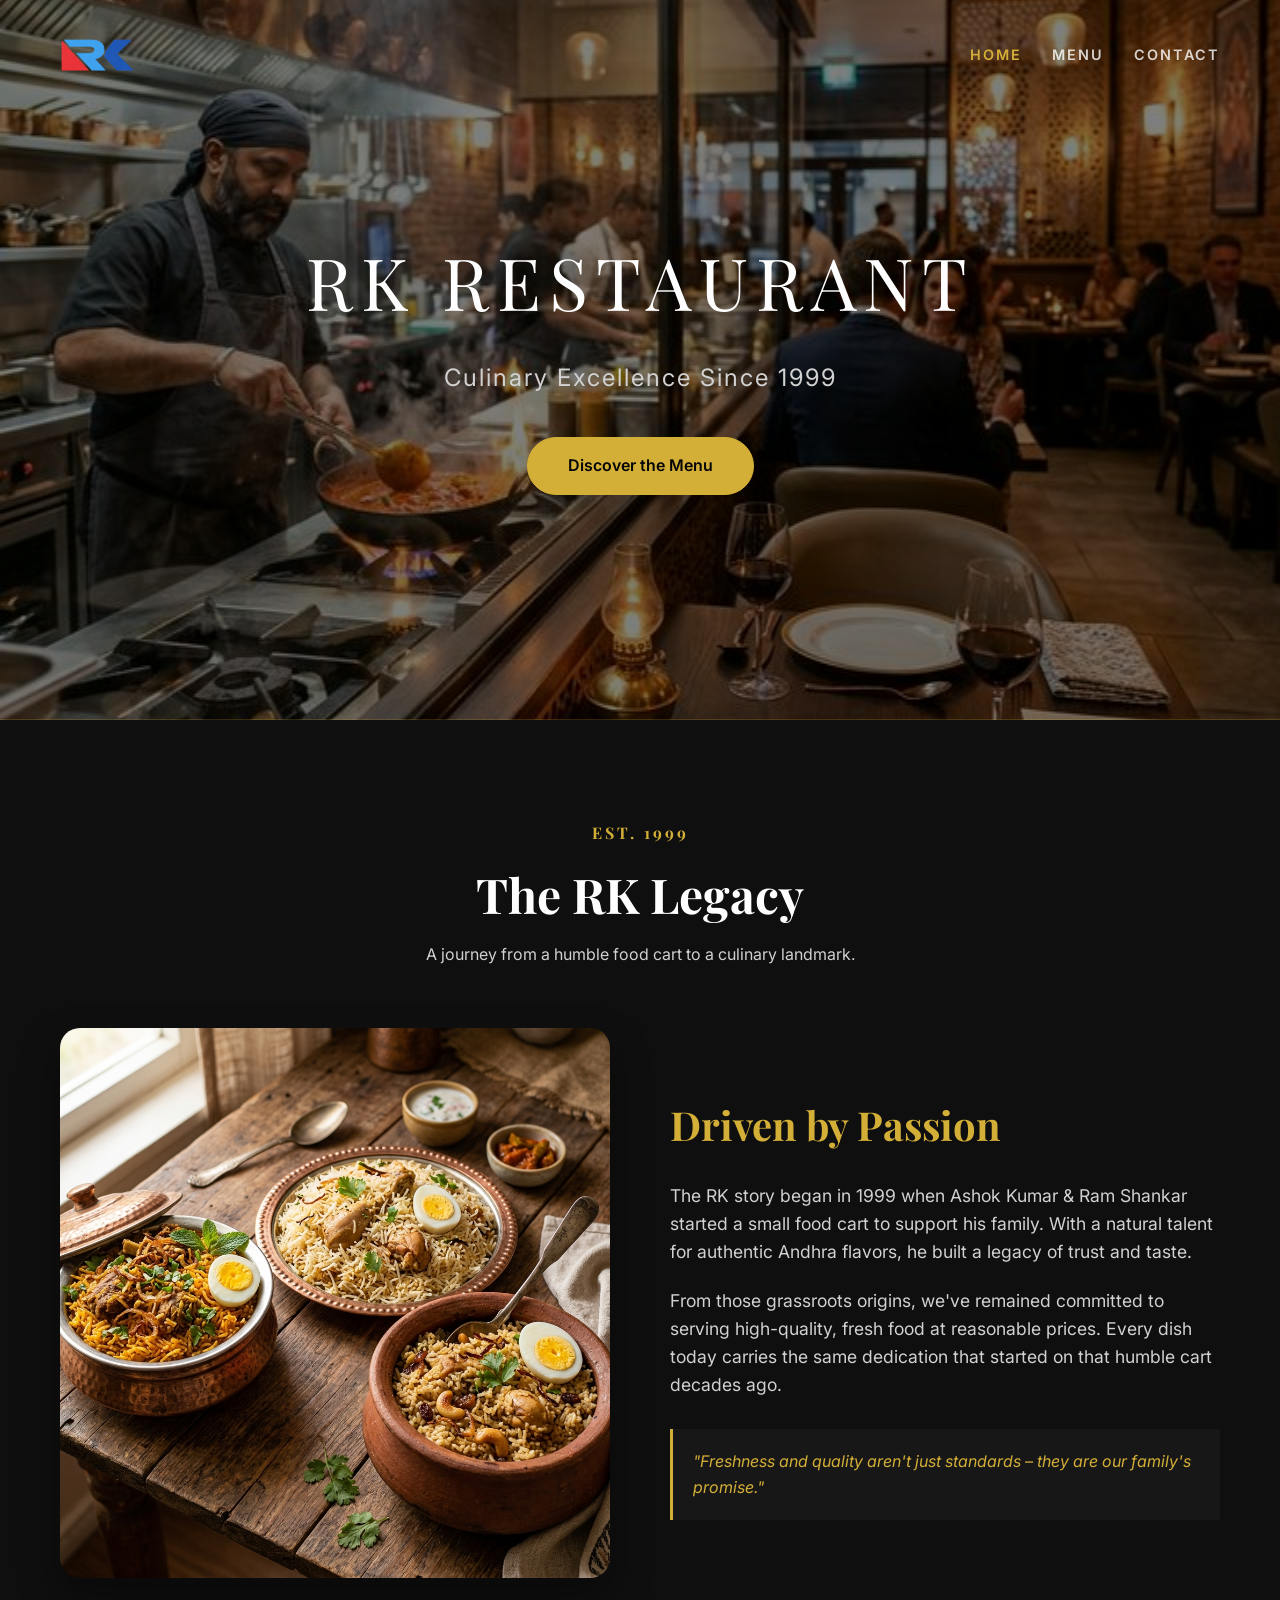
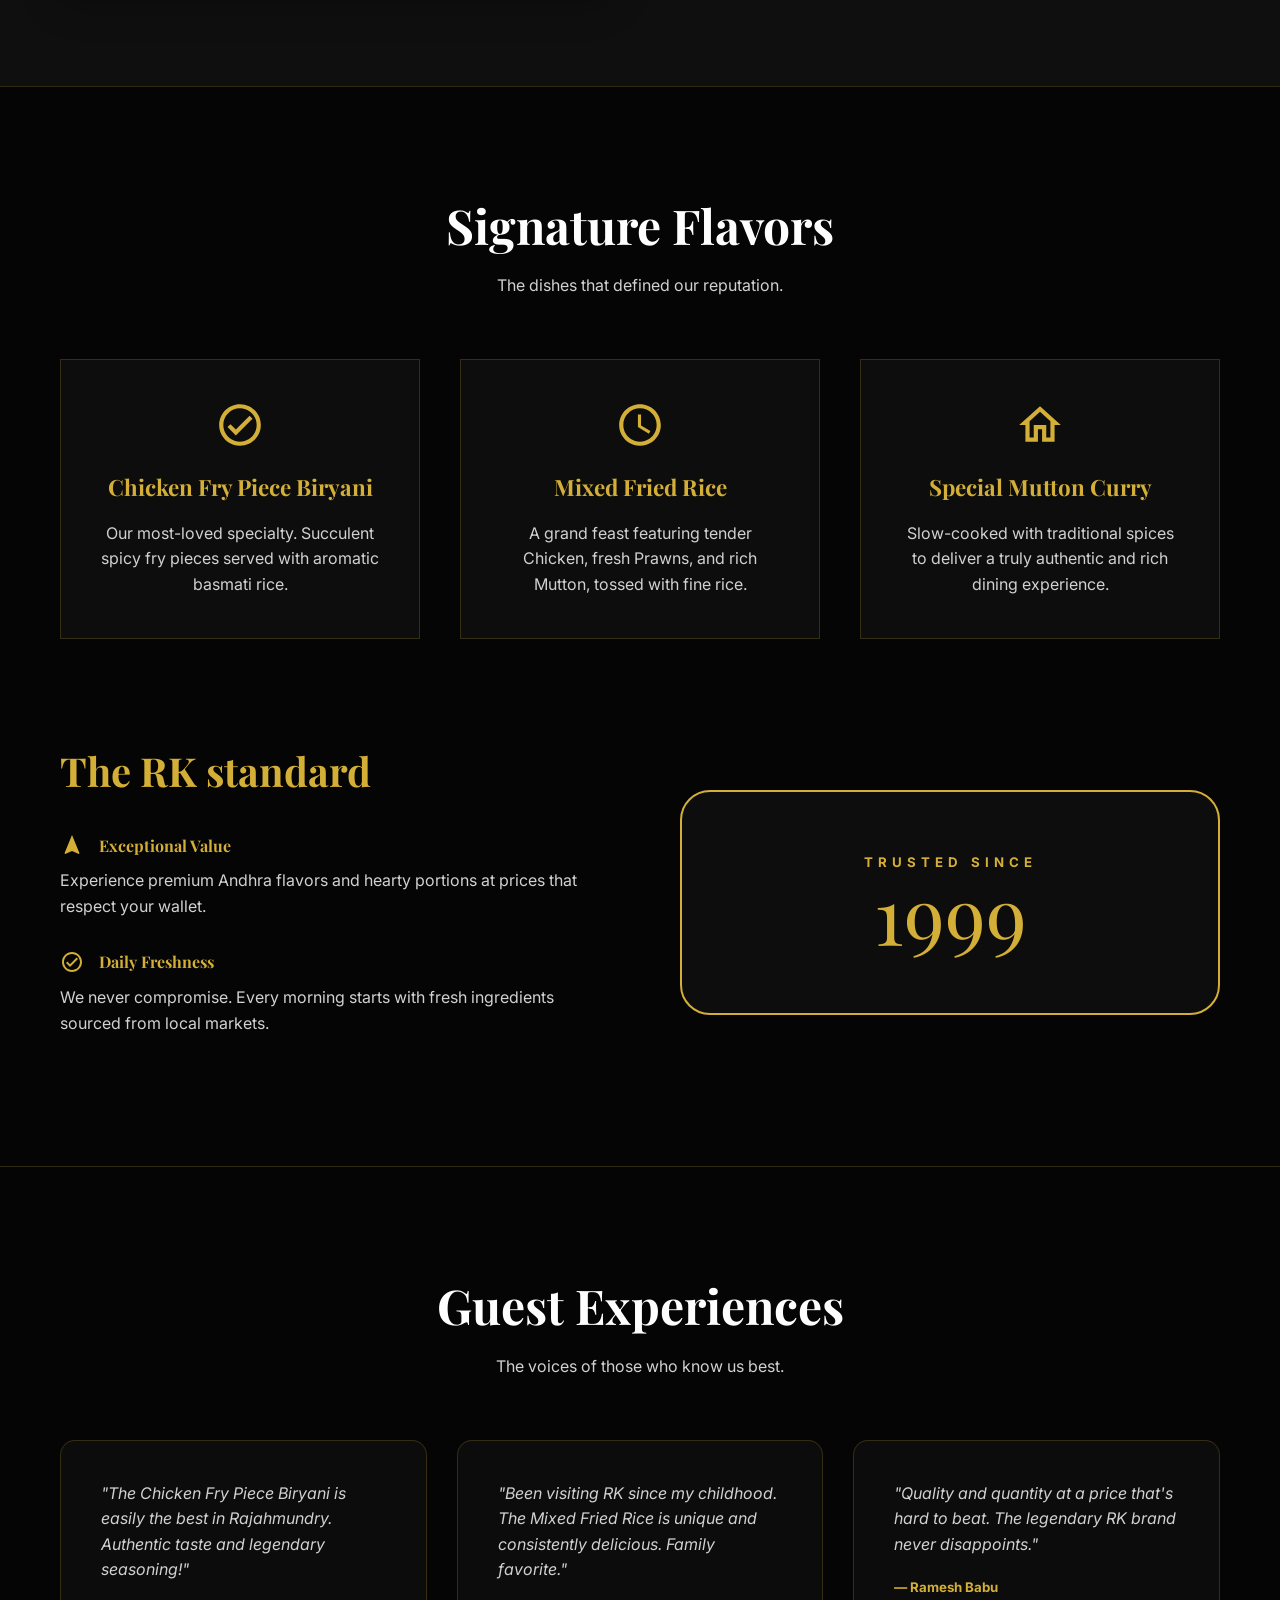
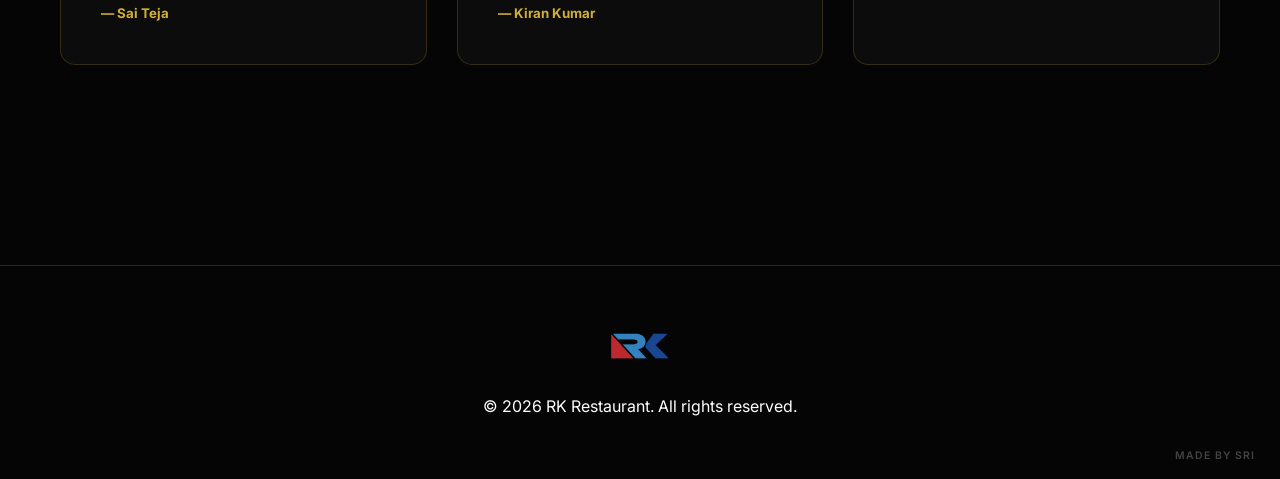
<file: index.html>
<!DOCTYPE html>
<html lang="en">
<head>
    <meta charset="UTF-8">
    <meta name="viewport" content="width=device-width, initial-scale=1.0">
    <meta name="description" content="RK Restaurant - Rajahmundry's legendary home of authentic Andhra flavors and the famous Chicken Fry Piece Biryani since 1999.">
    <meta name="keywords" content="RK Restaurant, Rajahmundry, Biryani, Indian Cuisine, Andhra Food, Chicken Fry Piece Biryani, Mixed Fried Rice">
    <meta property="og:title" content="RK Restaurant | Authentic Indian Cuisine">
    <meta property="og:description" content="Experience the legendary taste of RK Restaurant. Authentic Biryani and Indian specialties since 1999.">
    <meta property="og:image" content="hero.png">
    <meta property="og:url" content="https://rkrestaurant.in">
    <meta name="twitter:card" content="summary_large_image">
    <title>RK Restaurant | Authentic Indian Cuisine</title>
    <link rel="stylesheet" href="styles.css">
    <link href="https://fonts.googleapis.com/css2?family=Inter:wght@400;600;700&family=Playfair+Display:wght@700;900&display=swap" rel="stylesheet">
    <script src="script.js" defer></script>
</head>
<body>
    <header>
        <div class="container nav">
            <div class="logo"><a href="index.html"><img src="rklogo.png" alt="RK Restaurant Logo"></a></div>
            <ul class="nav-links">
                <li><a href="index.html" class="active">Home</a></li>
                <li><a href="menu.html">Menu</a></li>
                <li><a href="contact.html">Contact</a></li>
            </ul>
        </div>
    </header>

    <nav class="bottom-nav">
        <a href="index.html" class="bottom-nav-item active">
            <svg viewBox="0 0 24 24"><path d="M10 20v-6h4v6h5v-8h3L12 3 2 12h3v8z"/></svg>
            <span>Home</span>
        </a>
        <a href="menu.html" class="bottom-nav-item">
            <svg viewBox="0 0 24 24"><path d="M18 2H6c-1.1 0-2 .9-2 2v16c0 1.1.9 2 2 2h12c1.1 0 2-.9 2-2V4c0-1.1-.9-2-2-2zM6 4h5v8l-2.5-1.5L6 12V4z"/></svg>
            <span>Menu</span>
        </a>
        <a href="contact.html" class="bottom-nav-item">
            <svg viewBox="0 0 24 24"><path d="M6.62 10.79c1.44 2.83 3.76 5.14 6.59 6.59l2.2-2.2c.27-.27.67-.36 1.02-.24 1.12.37 2.33.57 3.57.57.55 0 1 .45 1 1V20c0 .55-.45 1-1 1-9.39 0-17-7.61-17-17 0-.55.45-1 1-1h3.5c.55 0 1 .45 1 1 0 1.25.2 2.45.57 3.57.11.35.03.74-.25 1.02l-2.2 2.2z"/></svg>
            <span>Contact</span>
        </a>
    </nav>

    <main>
        <section class="hero" id="home">
            <div class="hero-content">
                <h1 style="letter-spacing: 8px; text-transform: uppercase; font-weight: 300;">RK Restaurant</h1>
                <p style="letter-spacing: 2px;">Culinary Excellence Since 1999</p>
                <a href="menu.html" class="btn btn-primary">Discover the Menu</a>
            </div>
        </section>

        <section id="heritage" style="padding: 100px 0;">
            <div class="container">
                <div class="section-title">
                    <h4 style="color: var(--royal-gold); letter-spacing: 3px; text-transform: uppercase; margin-bottom: 10px;">Est. 1999</h4>
                    <h2>The RK Legacy</h2>
                    <p>A journey from a humble food cart to a culinary landmark.</p>
                </div>
                <div style="display: flex; gap: 60px; align-items: center; justify-content: space-between; flex-wrap: wrap;">
                    <div style="flex: 1; min-width: 300px;">
                        <img src="spread.png" alt="Authentic Biryani Feast" style="width: 100%; border-radius: 20px; box-shadow: 0 20px 40px rgba(0,0,0,0.4);">
                    </div>
                    <div style="flex: 1; min-width: 300px;">
                        <h3 style="font-size: 2.5rem; margin-bottom: 25px; color: var(--royal-gold);">Driven by Passion</h3>
                        <p style="font-size: 1.1rem; color: var(--text-muted); margin-bottom: 20px;">The RK story began in 1999 when Ashok Kumar & Ram Shankar started a small food cart to support his family. With a natural talent for authentic Andhra flavors, he built a legacy of trust and taste.</p>
                        <p style="font-size: 1.1rem; color: var(--text-muted);">From those grassroots origins, we've remained committed to serving high-quality, fresh food at reasonable prices. Every dish today carries the same dedication that started on that humble cart decades ago.</p>
                        <div style="margin-top: 30px; padding: 20px; border-left: 3px solid var(--royal-gold); background: var(--glass-bg);">
                            <p style="font-style: italic; color: var(--royal-gold);">"Freshness and quality aren't just standards – they are our family's promise."</p>
                        </div>
                    </div>
                </div>
            </div>
        </section>

        <!-- Signature Flavors Section -->
        <section style="background: var(--bg-darker); border-top: 1px solid var(--glass-border); padding: 100px 0;">
            <div class="container">
                <div class="section-title">
                    <h2>Signature Flavors</h2>
                    <p>The dishes that defined our reputation.</p>
                </div>
                <div style="display: grid; grid-template-columns: repeat(auto-fit, minmax(300px, 1fr)); gap: 40px; margin-top: 50px;">
                    <div style="background: var(--glass-bg); padding: 40px; border: 1px solid var(--glass-border); text-align: center;">
                        <div style="width: 50px; height: 50px; margin: 0 auto 20px; fill: var(--royal-gold);">
                            <svg viewBox="0 0 24 24"><path d="M12 2C6.48 2 2 6.48 2 12s4.48 10 10 10 10-4.48 10-10S17.52 2 12 2zm0 18c-4.41 0-8-3.59-8-8s3.59-8 8-8 8 3.59 8 8-3.59 8-8 8zm4.59-12.42L10 14.17l-2.59-2.58L6 13l4 4 8-8z"/></svg>
                        </div>
                        <h4 style="font-size: 1.4rem; color: var(--royal-gold); margin-bottom: 15px;">Chicken Fry Piece Biryani</h4>
                        <p style="color: var(--text-muted);">Our most-loved specialty. Succulent spicy fry pieces served with aromatic basmati rice.</p>
                    </div>
                    <div style="background: var(--glass-bg); padding: 40px; border: 1px solid var(--glass-border); text-align: center;">
                        <div style="width: 50px; height: 50px; margin: 0 auto 20px; fill: var(--royal-gold);">
                            <svg viewBox="0 0 24 24"><path d="M11.99 2C6.47 2 2 6.48 2 12s4.47 10 9.99 10C17.52 22 22 17.52 22 12S17.52 2 11.99 2zm0 18c-4.42 0-8-3.58-8-8s3.58-8 8-8 8 3.58 8 8-3.58 8-8 8z"/><path d="M12.5 7H11v6l5.25 3.15.75-1.23-4.5-2.67z"/></svg>
                        </div>
                        <h4 style="font-size: 1.4rem; color: var(--royal-gold); margin-bottom: 15px;">Mixed Fried Rice</h4>
                        <p style="color: var(--text-muted);">A grand feast featuring tender Chicken, fresh Prawns, and rich Mutton, tossed with fine rice.</p>
                    </div>
                    <div style="background: var(--glass-bg); padding: 40px; border: 1px solid var(--glass-border); text-align: center;">
                        <div style="width: 50px; height: 50px; margin: 0 auto 20px; fill: var(--royal-gold);">
                            <svg viewBox="0 0 24 24"><path d="M12 3L2 12h3v8h6v-6h2v6h6v-8h3L12 3zm5 15h-2v-6H9v6H7v-7.81l5-4.5 5 4.5V18z"/></svg>
                        </div>
                        <h4 style="font-size: 1.4rem; color: var(--royal-gold); margin-bottom: 15px;">Special Mutton Curry</h4>
                        <p style="color: var(--text-muted);">Slow-cooked with traditional spices to deliver a truly authentic and rich dining experience.</p>
                    </div>
                </div>
            </div>
        <!-- Why RK? Section -->
        <section style="padding: 100px 0;">
            <div class="container">
                <div style="display: flex; align-items: center; gap: 80px; flex-wrap: wrap-reverse;">
                    <div style="flex: 1; min-width: 300px;">
                        <h3 style="font-size: 2.5rem; margin-bottom: 30px; color: var(--royal-gold);">The RK standard</h3>
                        <div style="margin-bottom: 30px;">
                            <h4 style="color: var(--royal-gold); margin-bottom: 10px; display: flex; align-items: center; gap: 15px;">
                                <svg style="width: 24px; height: 24px; fill: currentColor;" viewBox="0 0 24 24"><path d="M12 2L4.5 20.29l.71.71L12 18l6.79 3 .71-.71z"/></svg>
                                Exceptional Value
                            </h4>
                            <p style="color: var(--text-muted);">Experience premium Andhra flavors and hearty portions at prices that respect your wallet.</p>
                        </div>
                        <div style="margin-bottom: 30px;">
                            <h4 style="color: var(--royal-gold); margin-bottom: 10px; display: flex; align-items: center; gap: 15px;">
                                <svg style="width: 24px; height: 24px; fill: currentColor;" viewBox="0 0 24 24"><path d="M12 2C6.48 2 2 6.48 2 12s4.48 10 10 10 10-4.48 10-10S17.52 2 12 2zm0 18c-4.41 0-8-3.59-8-8s3.59-8 8-8 8 3.59 8 8-3.59 8-8 8zm4.59-12.42L10 14.17l-2.59-2.58L6 13l4 4 8-8z"/></svg>
                                Daily Freshness
                            </h4>
                            <p style="color: var(--text-muted);">We never compromise. Every morning starts with fresh ingredients sourced from local markets.</p>
                        </div>
                    </div>
                    <div style="flex: 1; min-width: 300px; text-align: center;">
                        <div style="background: var(--glass-bg); padding: 60px; border: 2px solid var(--royal-gold); border-radius: 30px;">
                            <h5 style="text-transform: uppercase; letter-spacing: 5px; color: var(--royal-gold);">Trusted Since</h5>
                            <div style="font-size: 5rem; font-family: var(--font-heading); color: var(--royal-gold); line-height: 1;">1999</div>
                        </div>
                    </div>
                </div>
            </div>
        </section>

        <!-- Guest Experiences Section -->
        <section style="background: var(--bg-darker); padding: 100px 0; border-top: 1px solid var(--glass-border);">
            <div class="container">
                <div class="section-title">
                    <h2>Guest Experiences</h2>
                    <p>The voices of those who know us best.</p>
                </div>
                <div style="display: grid; grid-template-columns: repeat(auto-fit, minmax(280px, 1fr)); gap: 30px; margin-top: 50px;">
                    <div style="background: var(--glass-bg); padding: 40px; border: 1px solid var(--glass-border); border-radius: 15px;">
                        <p style="font-style: italic; color: var(--text-muted); margin-bottom: 20px;">"The Chicken Fry Piece Biryani is easily the best in Rajahmundry. Authentic taste and legendary seasoning!"</p>
                        <h5 style="color: var(--royal-gold);">— Sai Teja</h5>
                    </div>
                    <div style="background: var(--glass-bg); padding: 40px; border: 1px solid var(--glass-border); border-radius: 15px;">
                        <p style="font-style: italic; color: var(--text-muted); margin-bottom: 20px;">"Been visiting RK since my childhood. The Mixed Fried Rice is unique and consistently delicious. Family favorite."</p>
                        <h5 style="color: var(--royal-gold);">— Kiran Kumar</h5>
                    </div>
                    <div style="background: var(--glass-bg); padding: 40px; border: 1px solid var(--glass-border); border-radius: 15px;">
                        <p style="font-style: italic; color: var(--text-muted); margin-bottom: 20px;">"Quality and quantity at a price that's hard to beat. The legendary RK brand never disappoints."</p>
                        <h5 style="color: var(--royal-gold);">— Ramesh Babu</h5>
                    </div>
                </div>
            </div>
        </section>
    </main>

    <footer>
        <div class="container text-center">
            <div class="footer-logo"><img src="rklogo.png" alt="RK Restaurant Logo"></div>
            <p>&copy; 2026 RK Restaurant. All rights reserved.</p>
            <a href="mailto:srinarendraofficial@gmail.com" class="footer-credit">MADE BY SRI</a>
        </div>
    </footer>
</body>
</html>
</file>
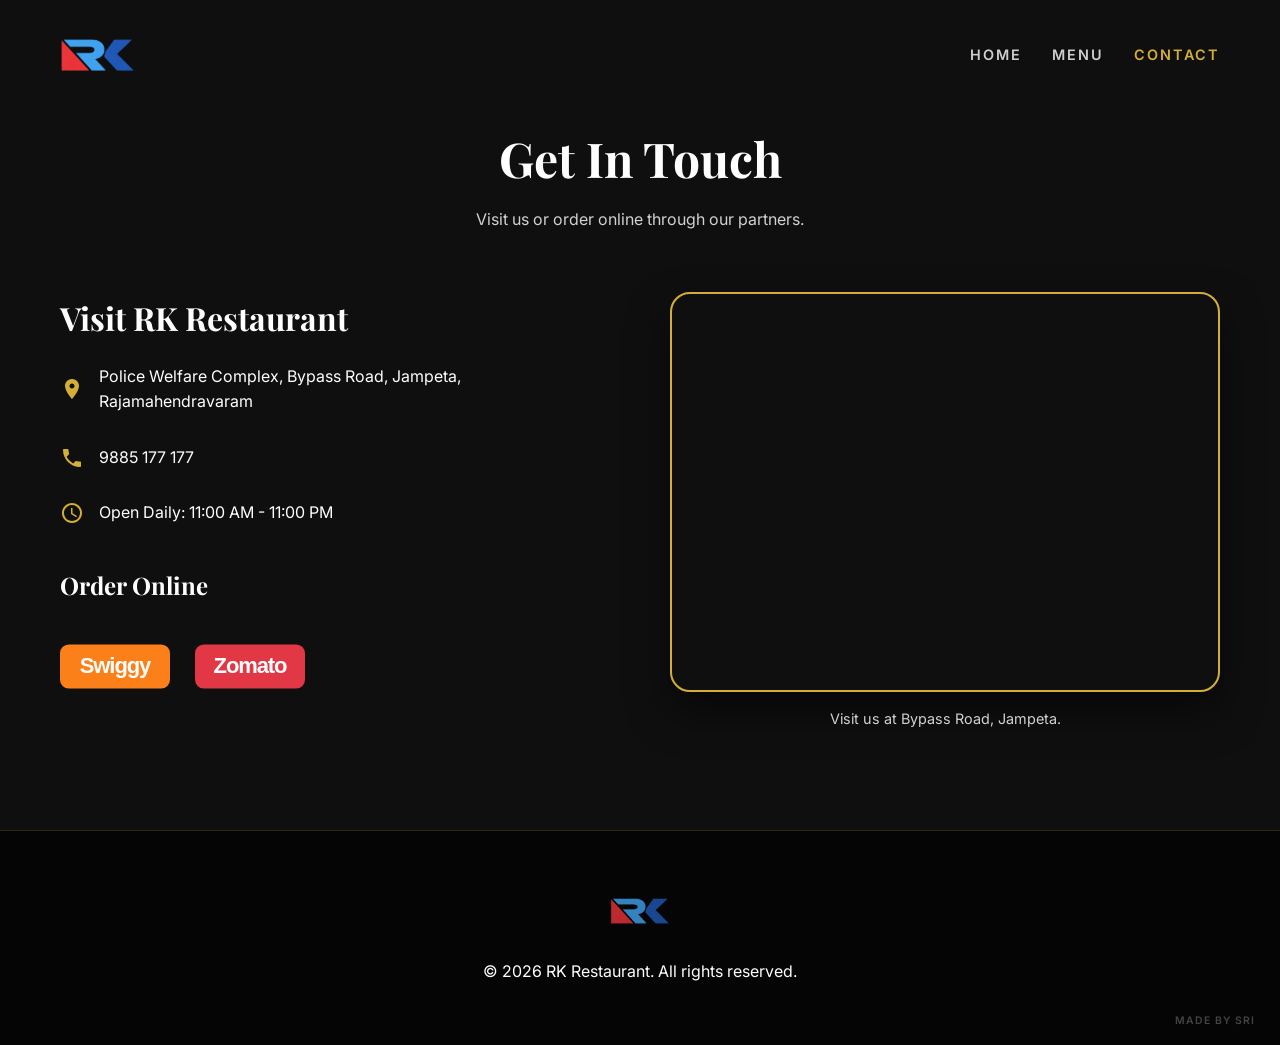
<file: contact.html>
<!DOCTYPE html>
<html lang="en">
<head>
    <meta charset="UTF-8">
    <meta name="viewport" content="width=device-width, initial-scale=1.0">
    <meta name="description" content="Visit RK Restaurant in Rajahmundry or order online through Swiggy and Zomato. Contact us for the best Indian dining experience.">
    <meta property="og:title" content="Contact Us | RK Restaurant">
    <meta property="og:description" content="Find our location and delivery partner links. We are open daily from 11 AM to 11 PM.">
    <title>Contact Us | RK Restaurant</title>
    <link rel="stylesheet" href="styles.css">
    <link href="https://fonts.googleapis.com/css2?family=Inter:wght@400;600;700&family=Playfair+Display:wght@700;900&display=swap" rel="stylesheet">
</head>
<body>
    <header>
        <div class="container nav">
            <div class="logo"><a href="index.html"><img src="rklogo.png" alt="RK Restaurant Logo"></a></div>
            <ul class="nav-links">
                <li><a href="index.html">Home</a></li>
                <li><a href="menu.html">Menu</a></li>
                <li><a href="contact.html" class="active">Contact</a></li>
            </ul>
        </div>
    </header>

    <nav class="bottom-nav">
        <a href="index.html" class="bottom-nav-item">
            <svg viewBox="0 0 24 24"><path d="M10 20v-6h4v6h5v-8h3L12 3 2 12h3v8z"/></svg>
            <span>Home</span>
        </a>
        <a href="menu.html" class="bottom-nav-item">
            <svg viewBox="0 0 24 24"><path d="M18 2H6c-1.1 0-2 .9-2 2v16c0 1.1.9 2 2 2h12c1.1 0 2-.9 2-2V4c0-1.1-.9-2-2-2zM6 4h5v8l-2.5-1.5L6 12V4z"/></svg>
            <span>Menu</span>
        </a>
        <a href="contact.html" class="bottom-nav-item active">
            <svg viewBox="0 0 24 24"><path d="M6.62 10.79c1.44 2.83 3.76 5.14 6.59 6.59l2.2-2.2c.27-.27.67-.36 1.02-.24 1.12.37 2.33.57 3.57.57.55 0 1 .45 1 1V20c0 .55-.45 1-1 1-9.39 0-17-7.61-17-17 0-.55.45-1 1-1h3.5c.55 0 1 .45 1 1 0 1.25.2 2.45.57 3.57.11.35.03.74-.25 1.02l-2.2 2.2z"/></svg>
            <span>Contact</span>
        </a>
    </nav>

    <main class="container" style="padding-top: 120px;">
        <div class="section-title">
            <h2>Get In Touch</h2>
            <p>Visit us or order online through our partners.</p>
        </div>

        <div class="contact-wrapper">
            <div class="contact-info">
                <h3>Visit RK Restaurant</h3>
                <div class="info-item">
                    <svg viewBox="0 0 24 24"><path d="M12 2C8.13 2 5 5.13 5 9c0 5.25 7 13 7 13s7-7.75 7-13c0-3.87-3.13-7-7-7zm0 9.5c-1.38 0-2.5-1.12-2.5-2.5s1.12-2.5 2.5-2.5 2.5 1.12 2.5 2.5-1.12 2.5-2.5 2.5z"/></svg>
                    <p><a href="https://share.google/0Np0RvzQizQjaCigT" target="_blank" style="color: inherit;">Police Welfare Complex, Bypass Road, Jampeta, Rajamahendravaram</a></p>
                </div>
                <div class="info-item">
                    <svg viewBox="0 0 24 24"><path d="M6.62 10.79c1.44 2.83 3.76 5.14 6.59 6.59l2.2-2.2c.27-.27.67-.36 1.02-.24 1.12.37 2.33.57 3.57.57.55 0 1 .45 1 1V20c0 .55-.45 1-1 1-9.39 0-17-7.61-17-17 0-.55.45-1 1-1h3.5c.55 0 1 .45 1 1 0 1.25.2 2.45.57 3.57.11.35.03.74-.25 1.02l-2.2 2.2z"/></svg>
                    <p>9885 177 177</p>
                </div>
                <div class="info-item">
                    <svg viewBox="0 0 24 24"><path d="M11.99 2C6.47 2 2 6.48 2 12s4.47 10 9.99 10C17.52 22 22 17.52 22 12S17.52 2 11.99 2zM12 20c-4.42 0-8-3.58-8-8s3.58-8 8-8 8 3.58 8 8-3.58 8-8 8zm.5-13H11v6l5.25 3.15.75-1.23-4.5-2.67z"/></svg>
                    <p>Open Daily: 11:00 AM - 11:00 PM</p>
                </div>
                
                <h4 style="margin-top: 40px; font-size: 1.5rem; color: var(--secondary-color);">Order Online</h4>
                <div class="partner-logos">
                    <a href="https://www.swiggy.com/city/rajahmundry/rk-restaurant-danavai-peta-danvaipeta-rest110383" target="_blank">
                        <svg class="partner-logo" viewBox="0 0 100 40" xmlns="http://www.w3.org/2000/svg">
                            <rect width="100" height="40" rx="8" fill="#fc8019"/>
                            <text x="50" y="26" font-family="Arial, sans-serif" font-weight="900" font-size="20" fill="white" text-anchor="middle" letter-spacing="-1">Swiggy</text>
                        </svg>
                    </a>
                    <a href="http://zoma.to/r/18841303" target="_blank">
                        <svg class="partner-logo" viewBox="0 0 100 40" xmlns="http://www.w3.org/2000/svg">
                            <rect width="100" height="40" rx="8" fill="#e23744"/>
                            <text x="50" y="26" font-family="Arial, sans-serif" font-weight="900" font-size="20" fill="white" text-anchor="middle" letter-spacing="-1">Zomato</text>
                        </svg>
                    </a>
                </div>
            </div>

            <div class="contact-map">
                <div class="map-container" style="width: 100%; height: 400px; border-radius: 20px; overflow: hidden; border: 2px solid var(--royal-gold); box-shadow: 0 20px 40px rgba(0,0,0,0.5);">
                    <iframe 
                        width="100%" 
                        height="400" 
                        frameborder="0" 
                        style="border:0; filter: grayscale(0.5) contrast(1.2) invert(0.9) hue-rotate(180deg);" 
                        src="https://maps.google.com/maps?q=RK%20Restaurant%20Jampeta%20Rajamahendravaram&t=&z=17&ie=UTF8&iwloc=&output=embed" 
                        allowfullscreen>
                    </iframe>
                </div>
                <p style="margin-top: 15px; text-align: center; color: var(--text-muted); font-size: 0.9rem;">Visit us at Bypass Road, Jampeta.</p>
            </div>
        </div>
    </main>

    <footer style="margin-top: 100px;">
        <div class="container text-center">
            <div class="footer-logo"><img src="rklogo.png" alt="RK Restaurant Logo"></div>
            <p>&copy; 2026 RK Restaurant. All rights reserved.</p>
            <a href="mailto:srinarendraofficial@gmail.com" class="footer-credit">MADE BY SRI</a>
        </div>
    </footer>
</body>
</html>
</file>
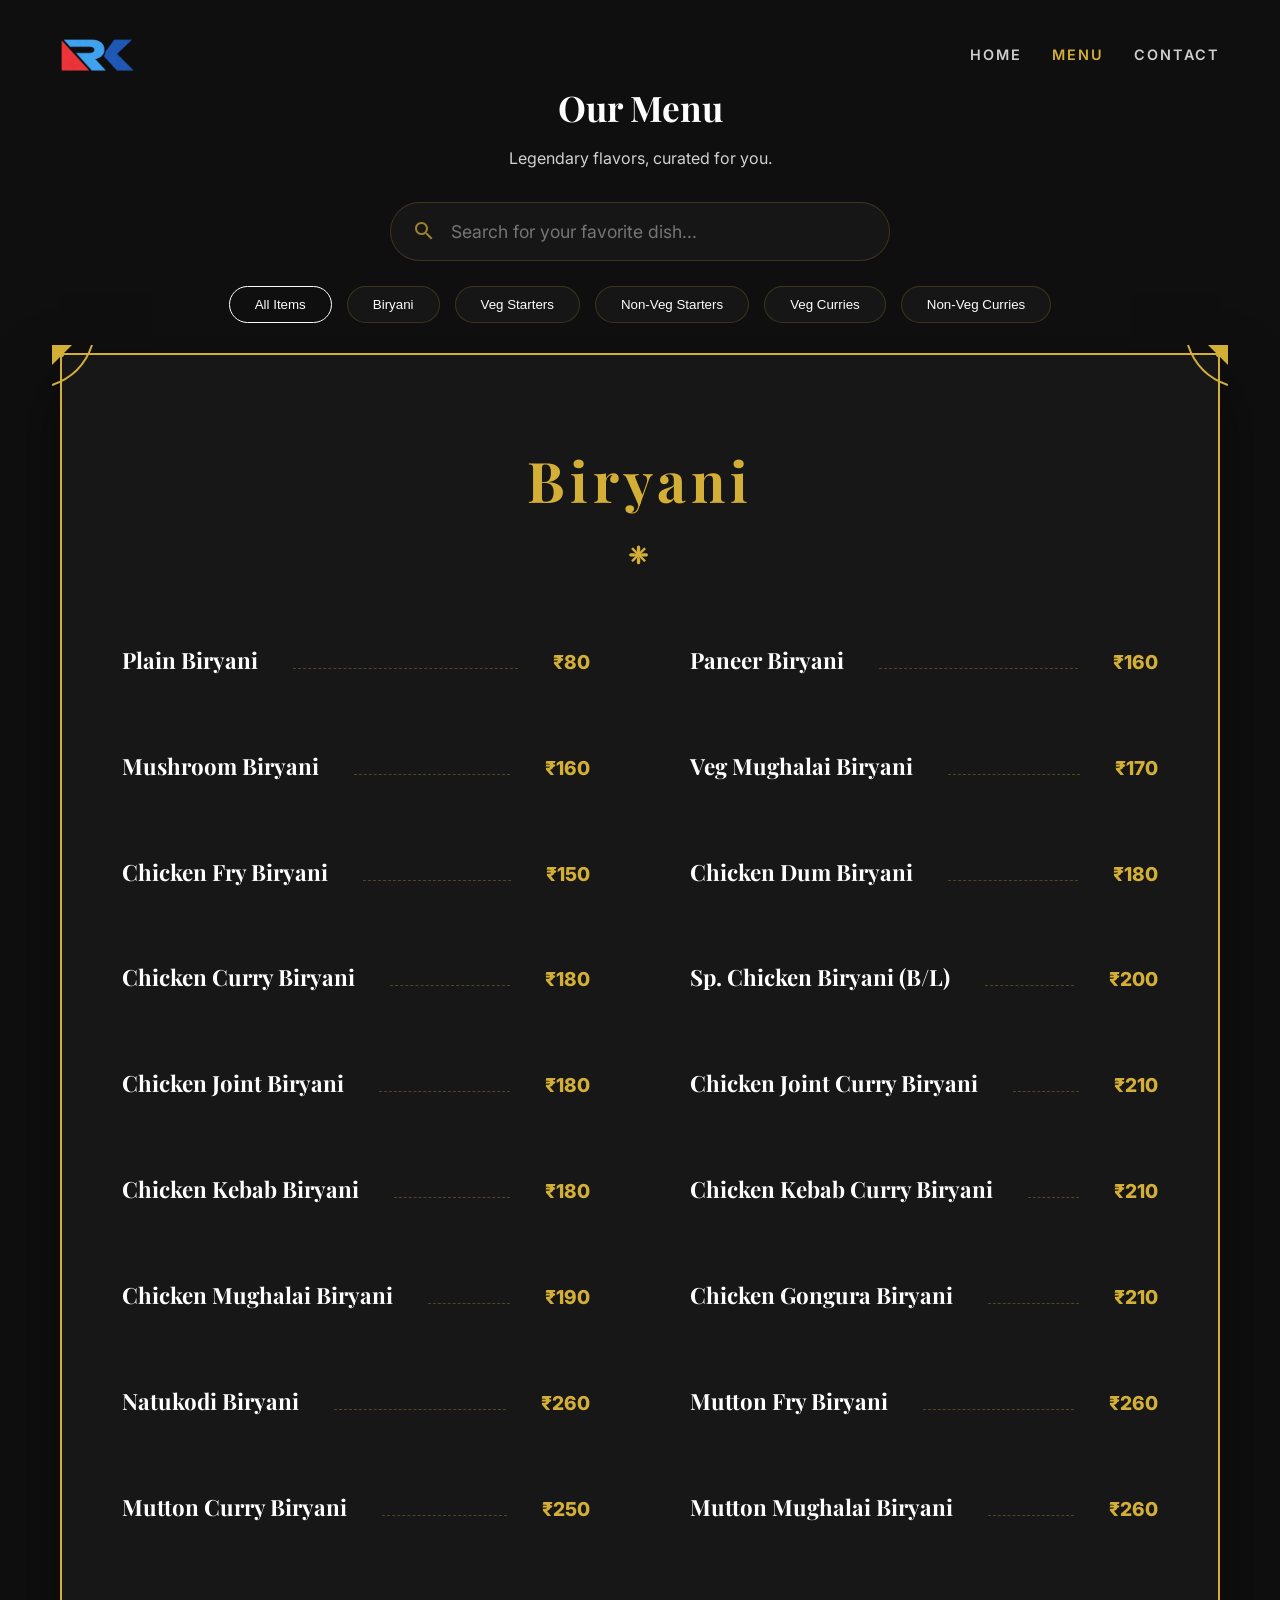
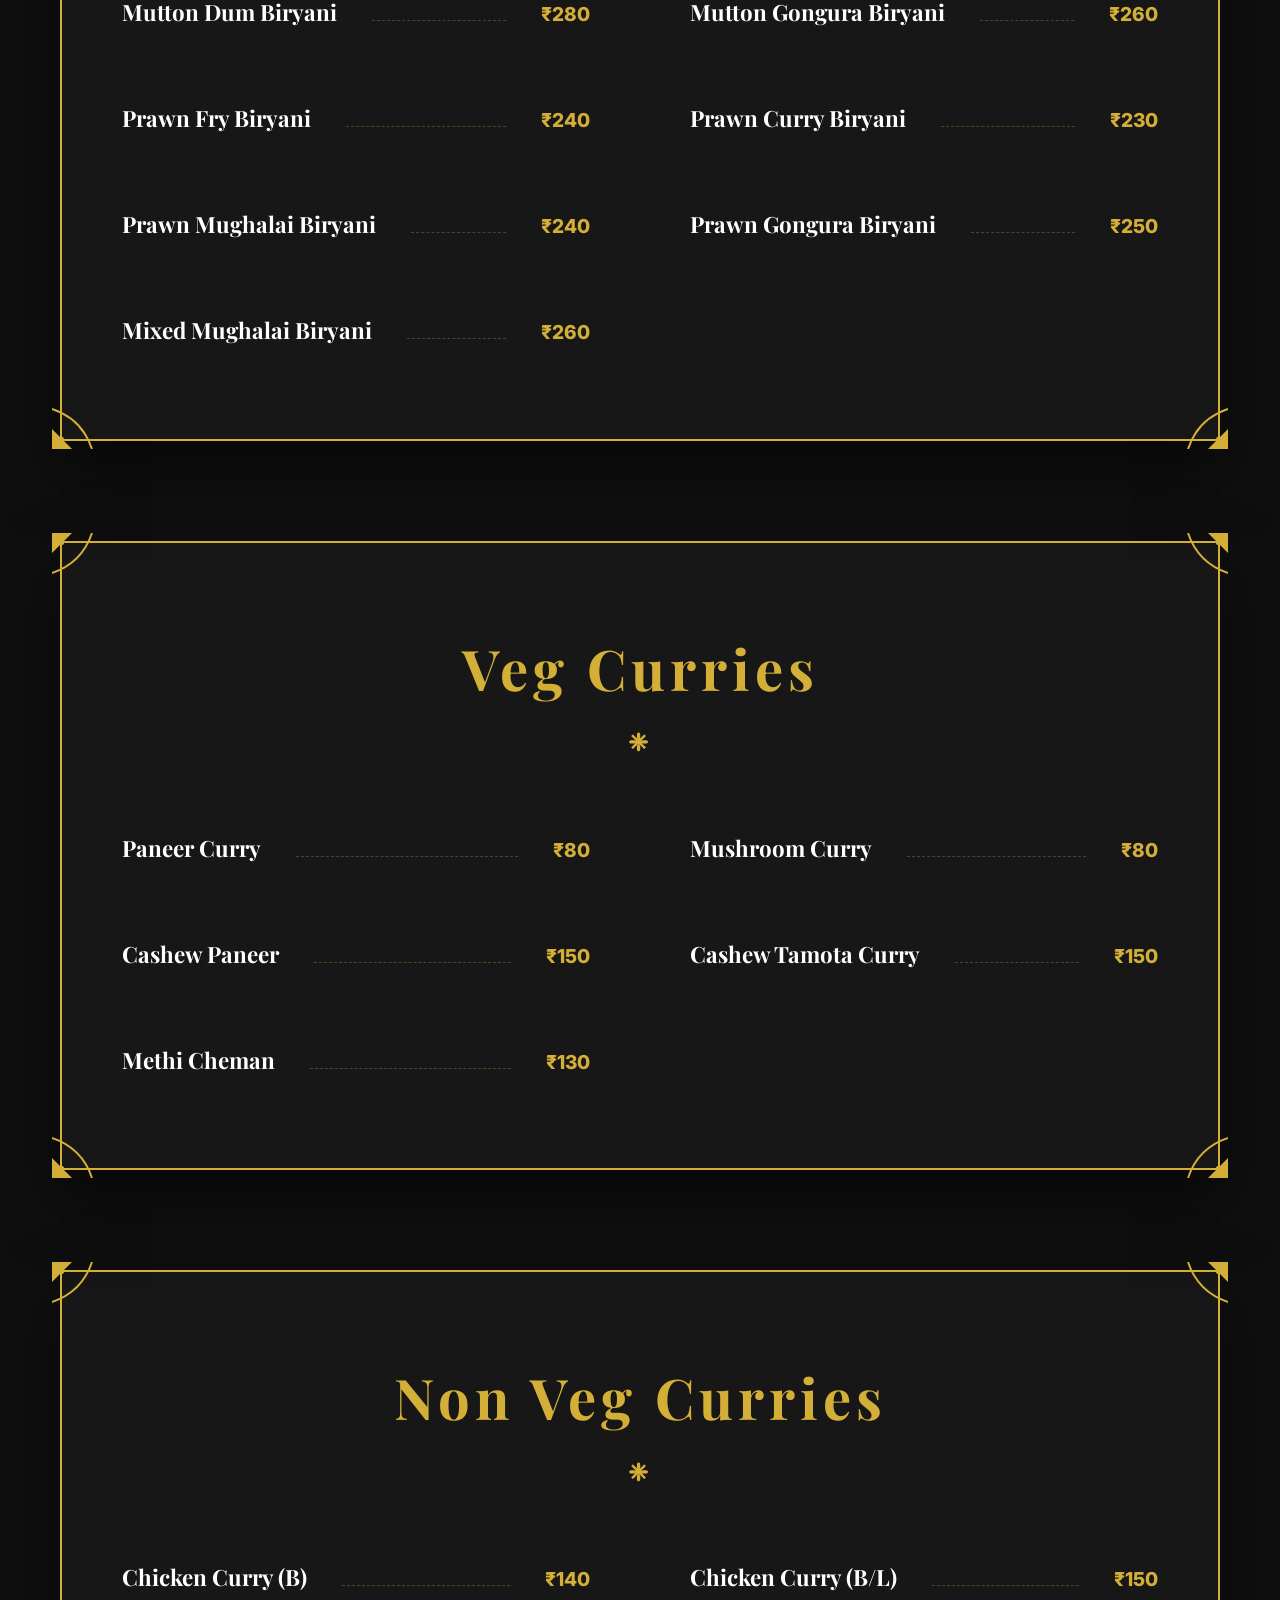
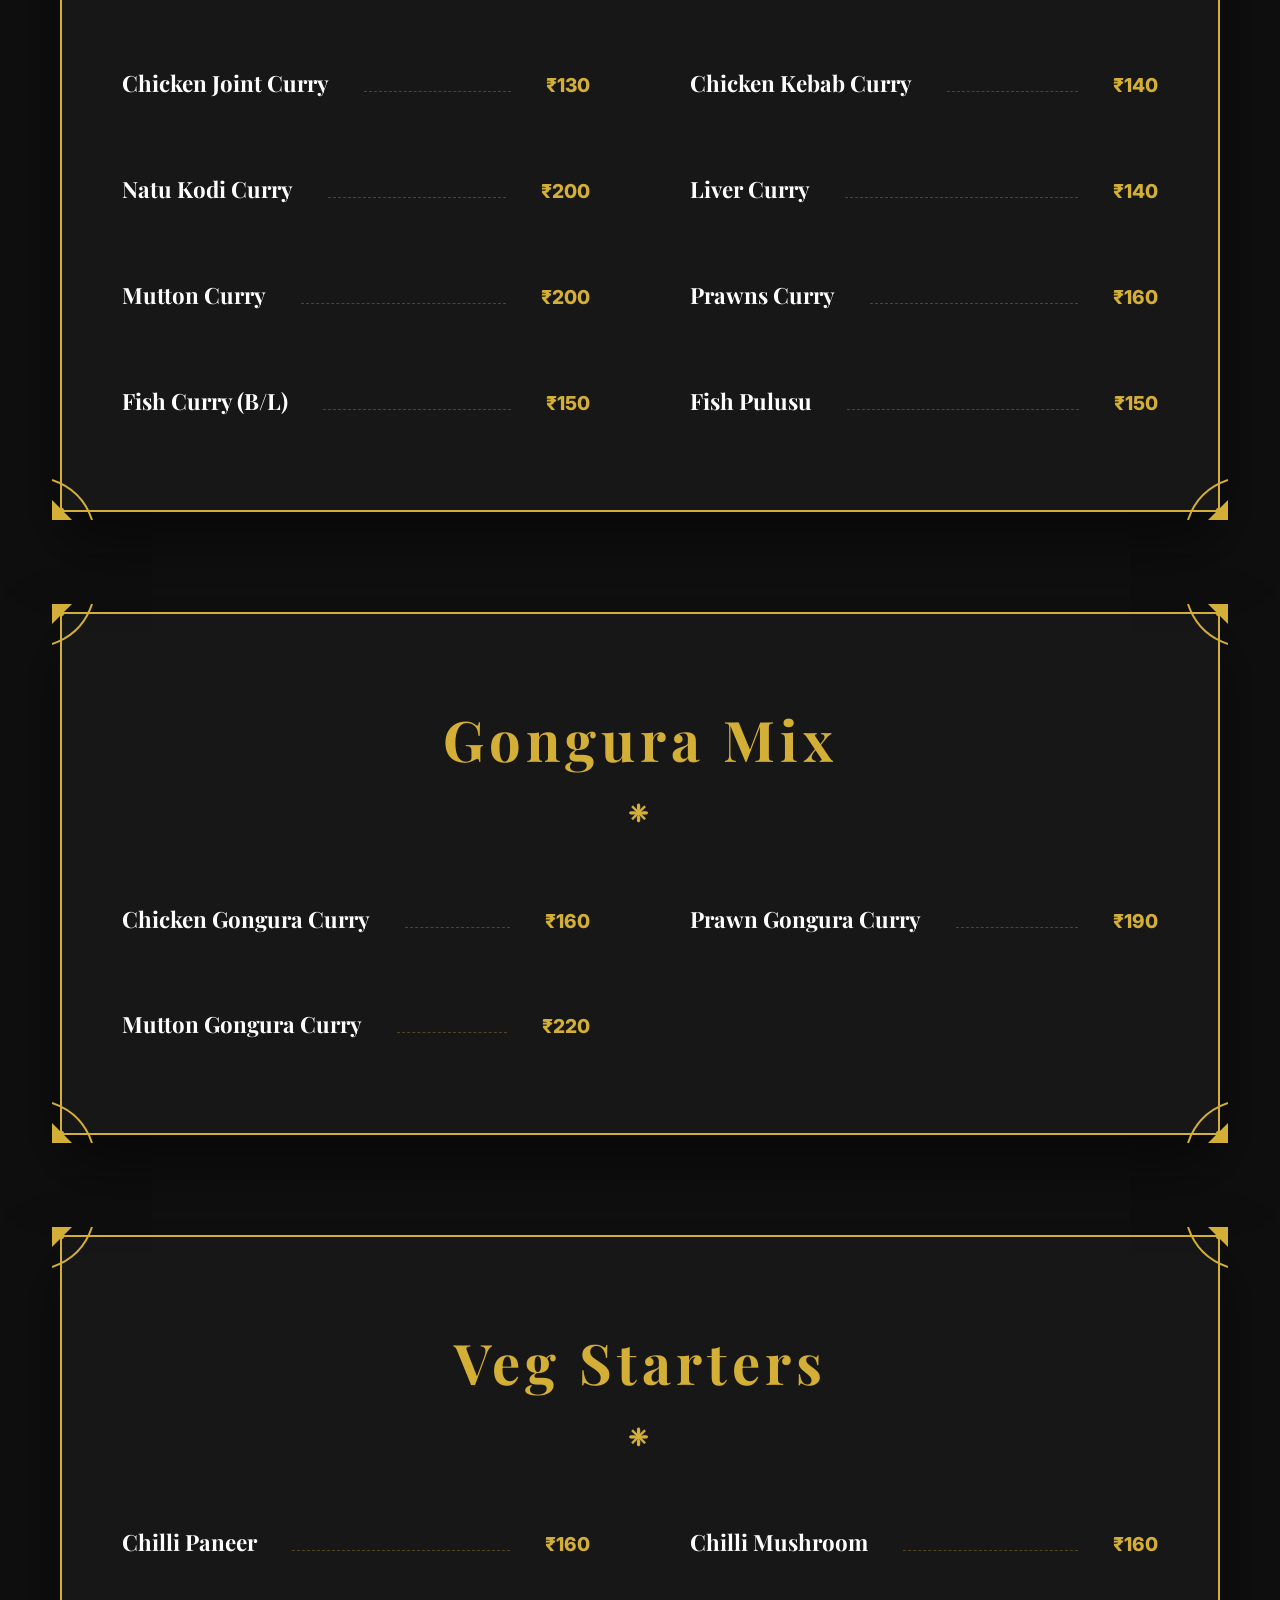
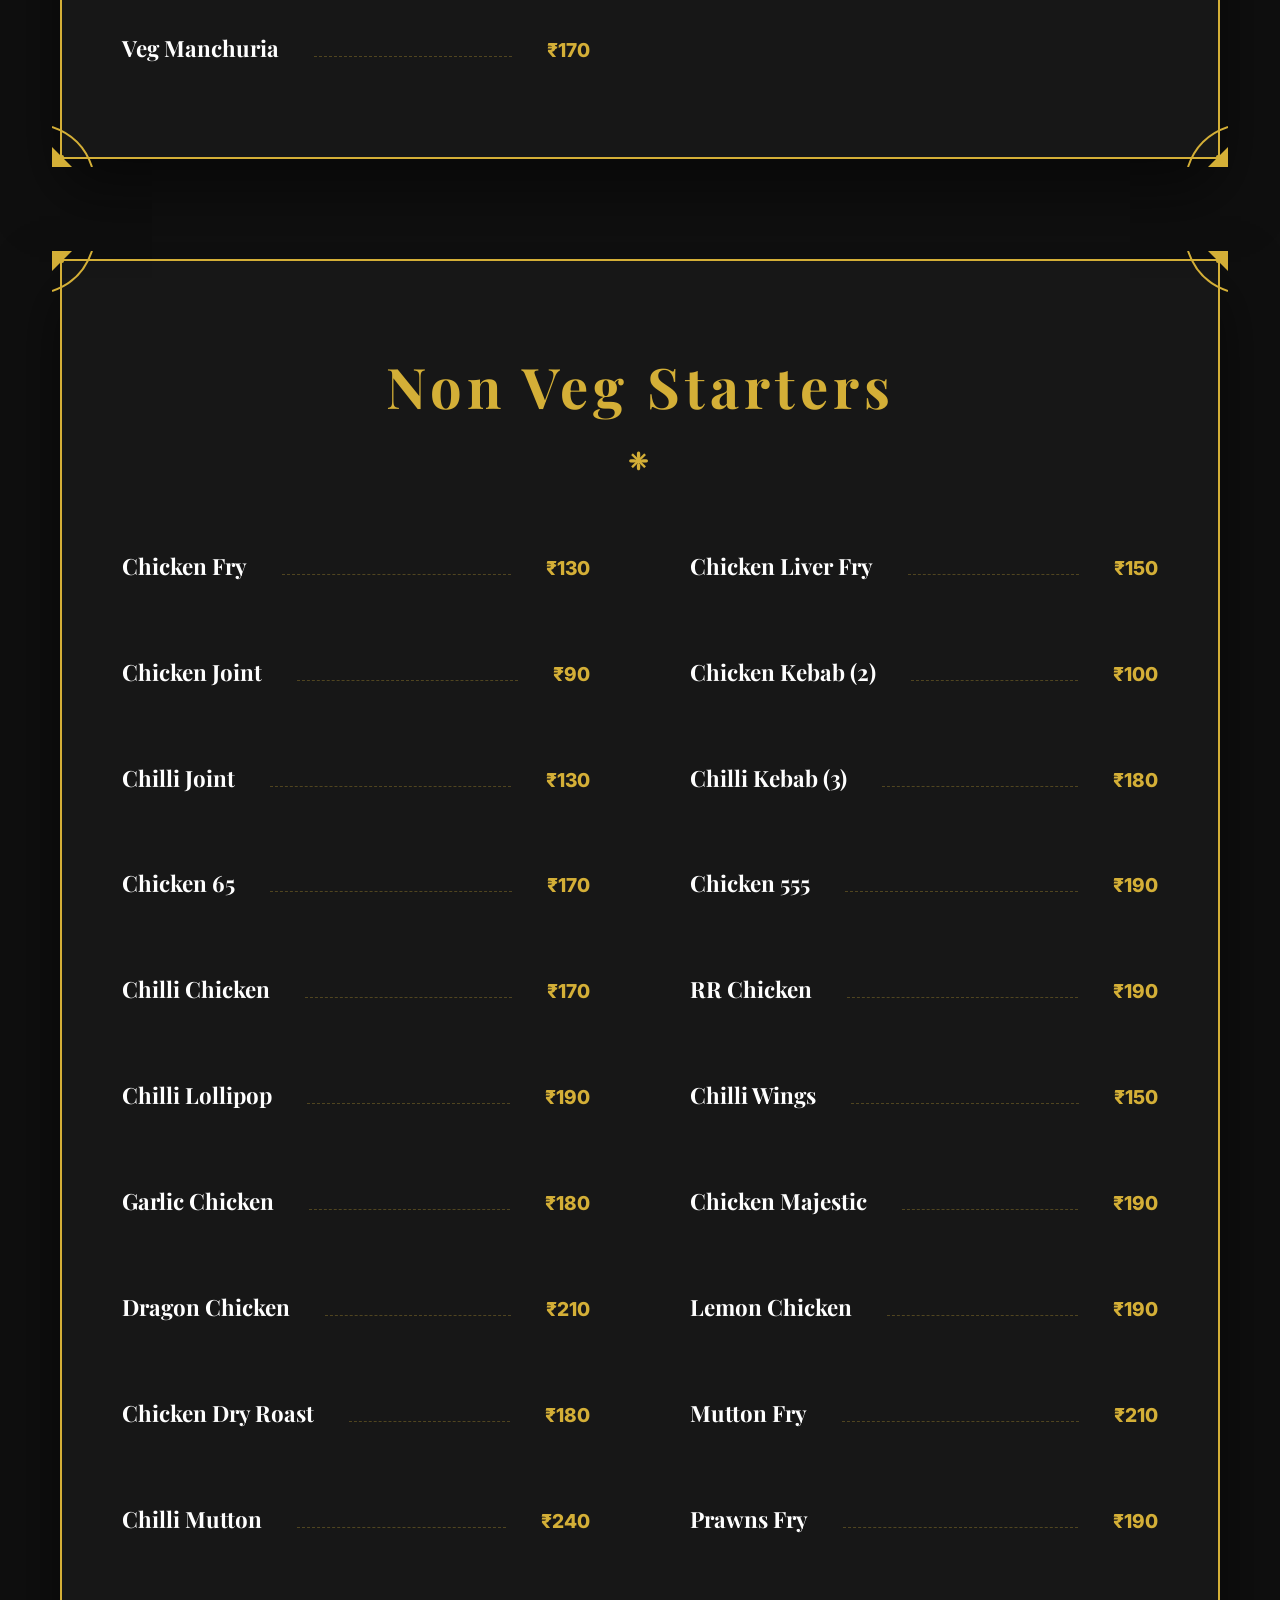
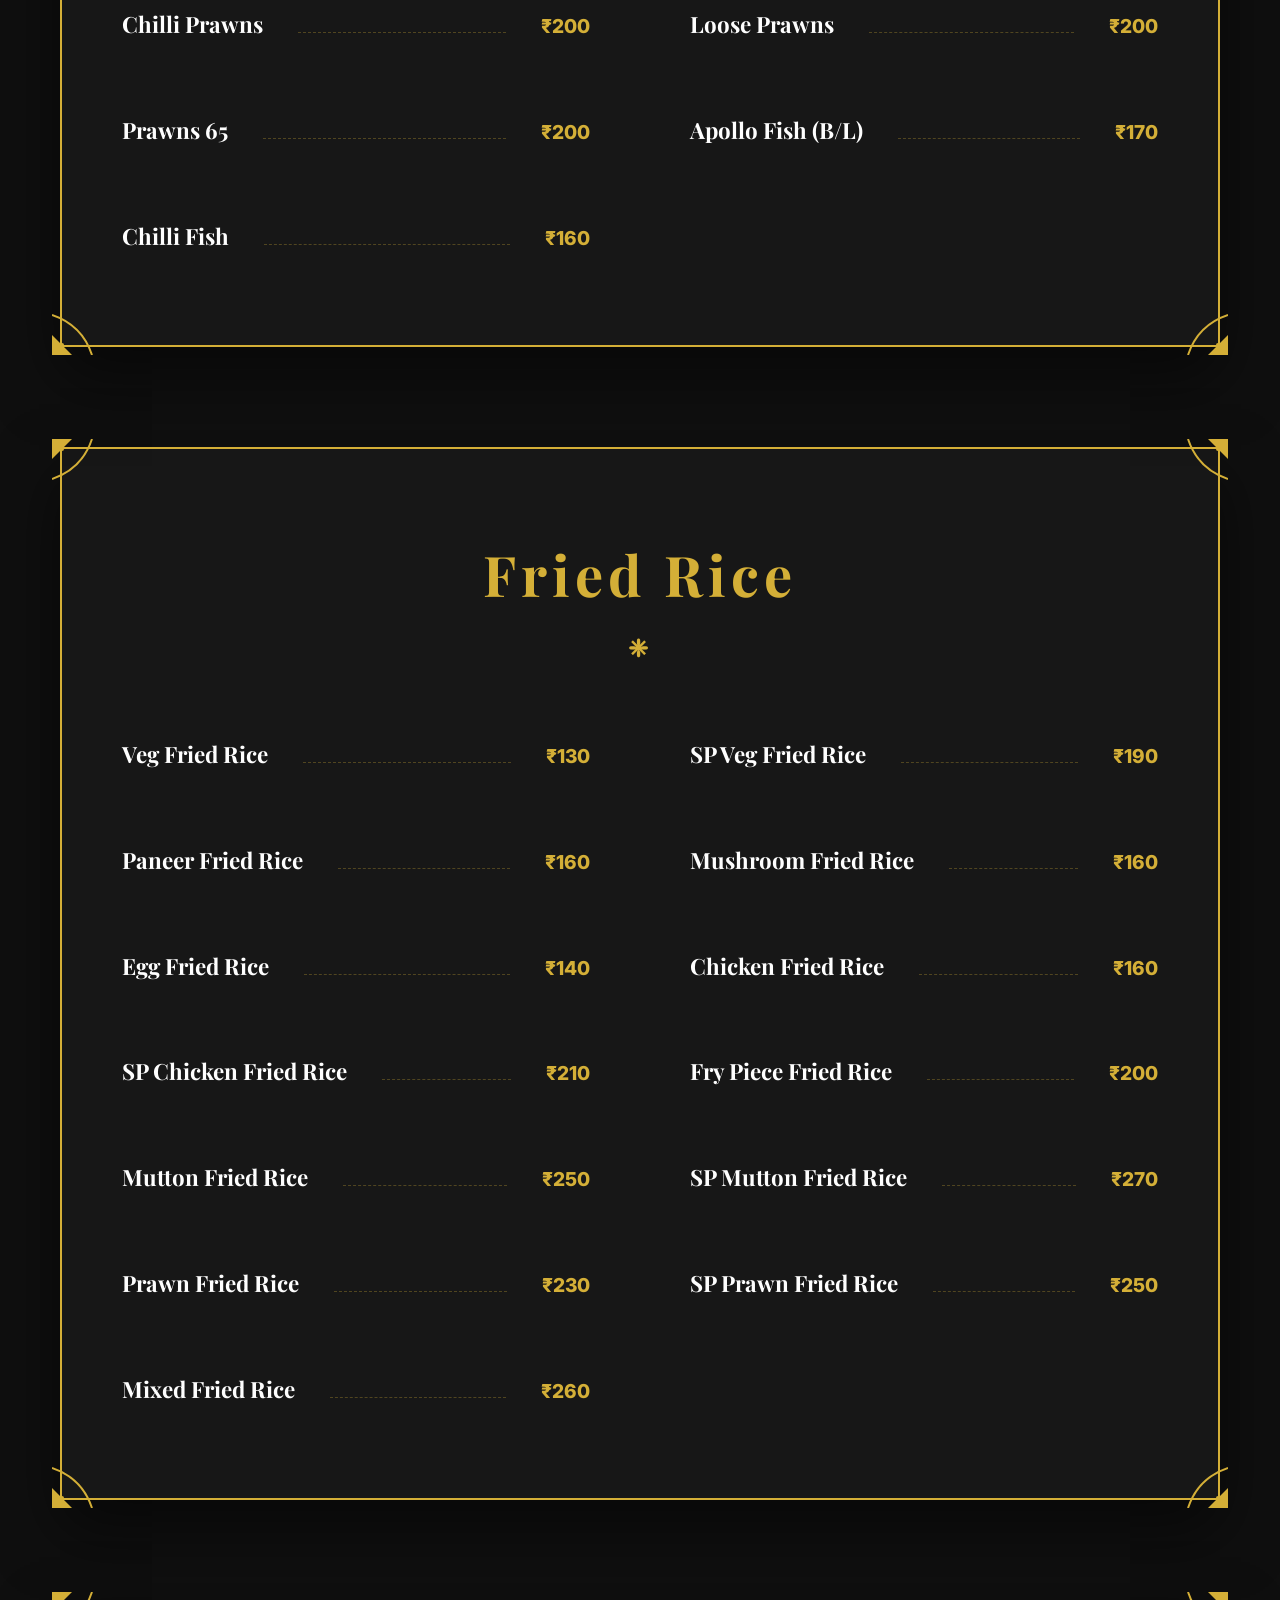
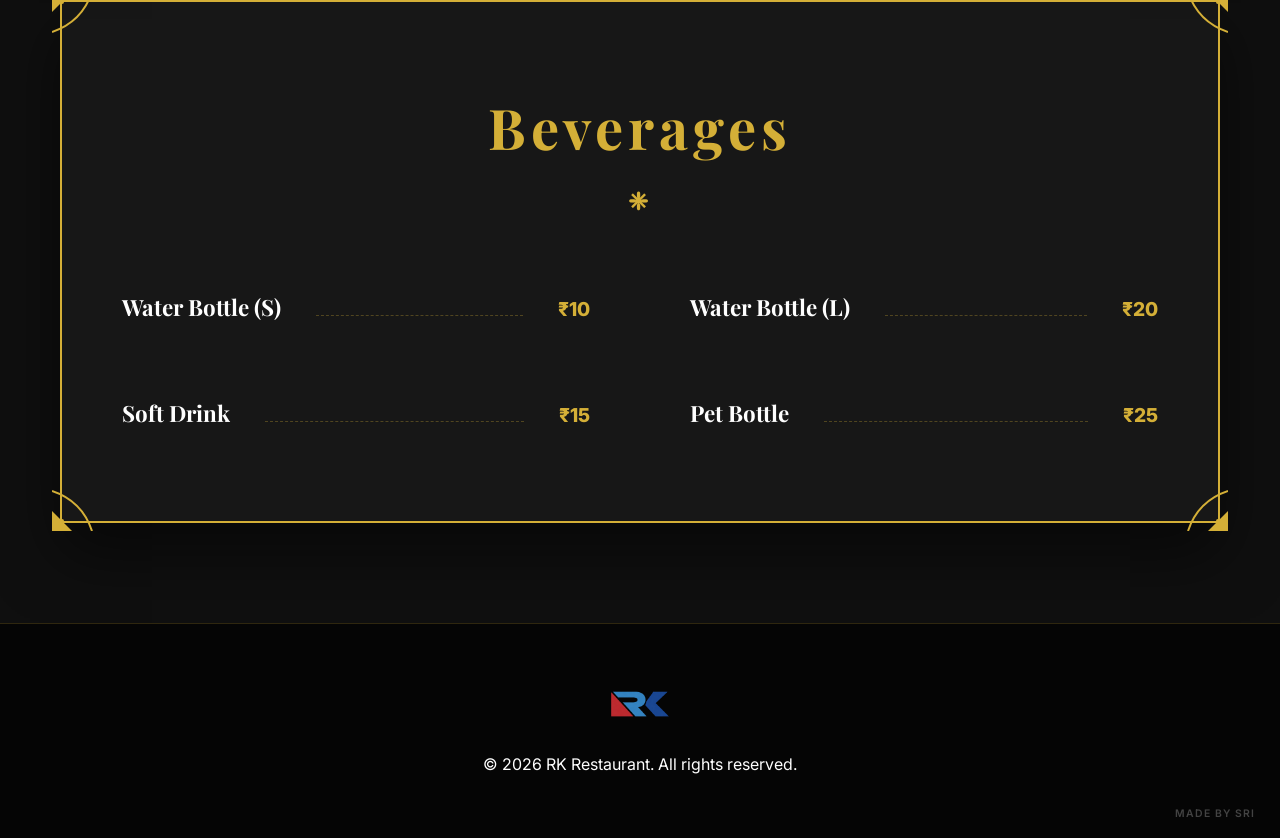
<file: menu.html>
<!DOCTYPE html>
<html lang="en">
<head>
    <meta charset="UTF-8">
    <meta name="viewport" content="width=device-width, initial-scale=1.0">
    <meta name="description" content="Explore the diverse and authentic menu of RK Restaurant. From our signature Biryanis to traditional Andhra curries.">
    <meta property="og:title" content="Menu | RK Restaurant">
    <meta property="og:description" content="Discover the legendary flavors of Rajahmundry at RK Restaurant.">
    <meta property="og:image" content="spread.png">
    <title>Menu | RK Restaurant</title>
    <link rel="stylesheet" href="styles.css">
    <link href="https://fonts.googleapis.com/css2?family=Inter:wght@400;600;700&family=Playfair+Display:wght@700;900&display=swap" rel="stylesheet">
    <script src="script.js" defer></script>
</head>
<body>
    <header>
        <div class="container nav">
            <div class="logo"><a href="index.html"><img src="rklogo.png" alt="RK Restaurant Logo"></a></div>
            <ul class="nav-links">
                <li><a href="index.html">Home</a></li>
                <li><a href="menu.html" class="active">Menu</a></li>
                <li><a href="contact.html">Contact</a></li>
            </ul>
        </div>
    </header>

    <nav class="bottom-nav">
        <a href="index.html" class="bottom-nav-item">
            <svg viewBox="0 0 24 24"><path d="M10 20v-6h4v6h5v-8h3L12 3 2 12h3v8z"/></svg>
            <span>Home</span>
        </a>
        <a href="menu.html" class="bottom-nav-item active">
            <svg viewBox="0 0 24 24"><path d="M18 2H6c-1.1 0-2 .9-2 2v16c0 1.1.9 2 2 2h12c1.1 0 2-.9 2-2V4c0-1.1-.9-2-2-2zM6 4h5v8l-2.5-1.5L6 12V4z"/></svg>
            <span>Menu</span>
        </a>
        <a href="contact.html" class="bottom-nav-item">
            <svg viewBox="0 0 24 24"><path d="M6.62 10.79c1.44 2.83 3.76 5.14 6.59 6.59l2.2-2.2c.27-.27.67-.36 1.02-.24 1.12.37 2.33.57 3.57.57.55 0 1 .45 1 1V20c0 .55-.45 1-1 1-9.39 0-17-7.61-17-17 0-.55.45-1 1-1h3.5c.55 0 1 .45 1 1 0 1.25.2 2.45.57 3.57.11.35.03.74-.25 1.02l-2.2 2.2z"/></svg>
            <span>Contact</span>
        </a>
    </nav>

    <main class="container" style="padding-top: 80px;">
        <div class="section-title" style="margin-bottom: 30px;">
            <h2 style="font-size: 2.2rem;">Our Menu</h2>
            <p>Legendary flavors, curated for you.</p>
        </div>

        <div class="search-container" style="max-width: 500px; margin: 0 auto 25px; position: relative;">
            <input type="text" id="menu-search" placeholder="Search for your favorite dish..." style="width: 100%; padding: 18px 25px 18px 60px; background: var(--glass-bg); border: 1px solid var(--glass-border); border-radius: 50px; color: var(--text-light); font-family: var(--font-body); font-size: 1.1rem; outline: none; transition: 0.3s;">
            <svg style="position: absolute; left: 22px; top: 50%; transform: translateY(-50%); width: 24px; height: 24px; fill: var(--royal-gold); opacity: 0.7;" viewBox="0 0 24 24"><path d="M15.5 14h-.79l-.28-.27C15.41 12.59 16 11.11 16 9.5 16 5.91 13.09 3 9.5 3S3 5.91 3 9.5 5.91 16 9.5 16c1.61 0 3.09-.59 4.23-1.57l.27.28v.79l5 4.99L20.49 19l-4.99-5zm-6 0C7.01 14 5 11.99 5 9.5S7.01 5 9.5 5 14 7.01 14 9.5 11.99 14 9.5 14z"/></svg>
        </div>

        <div class="menu-controls">
            <button class="filter-btn active" data-category="all">All Items</button>
            <button class="filter-btn" data-category="biryani">Biryani</button>
            <button class="filter-btn" data-category="veg_starters">Veg Starters</button>
            <button class="filter-btn" data-category="non_veg_starters">Non-Veg Starters</button>
            <button class="filter-btn" data-category="veg_curries">Veg Curries</button>
            <button class="filter-btn" data-category="non_veg_curries">Non-Veg Curries</button>
        </div>

        <div id="menu-grid" class="menu-grid">
            <!-- Items rendered by script.js -->
        </div>
    </main>

    <footer>
        <div class="container text-center">
            <div class="footer-logo"><img src="rklogo.png" alt="RK Restaurant Logo"></div>
            <p>&copy; 2026 RK Restaurant. All rights reserved.</p>
            <a href="mailto:srinarendraofficial@gmail.com" class="footer-credit">MADE BY SRI</a>
        </div>
    </footer>
</body>
</html>
</file>
<file: styles.css>
:root {
  --bg-dark: #0f0f0f;
  --bg-darker: #050505;
  --royal-gold: #d4af37;
  --royal-maroon: #4a0404;
  --parchment: #fff9f2;
  --text-light: #fefefe;
  --text-muted: #d1d1d1;
  --glass-bg: rgba(255, 255, 255, 0.03);
  --glass-border: rgba(212, 175, 55, 0.2);
  --accent-gradient: linear-gradient(135deg, #ff4d00, #d4af37);
  --font-heading: 'Playfair Display', serif;
  --font-body: 'Inter', sans-serif;
  --container-width: 1200px;
}

* {
  margin: 0;
  padding: 0;
  box-sizing: border-box;
}

body {
  background-color: var(--bg-dark);
  color: var(--text-light);
  font-family: var(--font-body);
  line-height: 1.6;
  overflow-x: hidden;
}

h1, h2, h3, h4 {
  font-family: var(--font-heading);
  font-weight: 700;
}

a {
  text-decoration: none;
  color: inherit;
  transition: 0.3s ease;
}

ul {
  list-style: none;
}

.container {
  max-width: var(--container-width);
  margin: 0 auto;
  padding: 0 20px;
}

/* Header & Nav - Optimized */
header {
  position: absolute;
  top: 0;
  width: 100%;
  z-index: 1000;
  background: transparent;
  padding: 30px 0;
  transition: 0.4s;
}

header.scrolled {
  position: fixed;
  padding: 15px 0;
  background: rgba(10, 10, 10, 0.95);
  backdrop-filter: blur(10px);
  border-bottom: 1px solid var(--glass-border);
}

.nav {
  display: flex;
  flex-direction: row;
  flex-wrap: nowrap;
  justify-content: space-between;
  align-items: center;
  width: 100%;
}

.logo {
  flex-shrink: 0;
}

.logo img {
  height: 50px;
  width: auto;
  display: block;
  transition: 0.3s;
}

.logo img:hover {
  transform: scale(1.05);
}

.nav-links {
  display: flex;
  flex-direction: row;
  gap: 30px;
  flex-shrink: 0;
}

.nav-links a {
  font-size: 0.9rem;
  font-weight: 600;
  text-transform: uppercase;
  letter-spacing: 2px;
  color: var(--text-light);
  opacity: 0.8;
  white-space: nowrap;
}

.nav-links a:hover, .nav-links a.active {
  opacity: 1;
  color: var(--royal-gold);
}

/* Bottom Navigation - Mobile */
.bottom-nav {
  display: none;
  position: fixed;
  bottom: 25px;
  left: 50%;
  transform: translateX(-50%);
  width: 90%;
  max-width: 400px;
  background: rgba(15, 15, 15, 0.9);
  backdrop-filter: blur(25px);
  border: 1px solid var(--glass-border);
  border-radius: 100px;
  z-index: 2000;
  padding: 12px 25px;
  justify-content: space-around;
  box-shadow: 0 15px 40px rgba(0,0,0,0.8);
}

.bottom-nav-item {
  display: flex;
  flex-direction: column;
  align-items: center;
  gap: 4px;
  color: var(--text-muted);
  font-size: 0.65rem;
  font-weight: 700;
  text-transform: uppercase;
  letter-spacing: 1px;
}

.bottom-nav-item.active {
  color: var(--royal-gold);
}

.bottom-nav-item svg {
  width: 20px;
  height: 20px;
  fill: currentColor;
}

@media (max-width: 768px) {
  header { padding: 20px 0; }
  header.scrolled { padding: 10px 0; }
  .logo { 
    font-size: 1.4rem; 
    text-align: center; 
    width: 100%; 
    margin: 0 auto;
    display: block;
  }
  .nav-links { display: none !important; }
  .bottom-nav { display: flex; }
}

/* Hero Section - Refined */
.hero {
  height: 80vh;
  background: linear-gradient(rgba(0,0,0,0.5), rgba(0,0,0,0.5)), url('hero.png');
  background-size: cover;
  background-position: center;
  display: flex;
  align-items: center;
  justify-content: center;
  text-align: center;
  border-bottom: 1px solid var(--glass-border);
}

.hero-content h1 {
  font-size: 4.5rem;
  margin-bottom: 20px;
  animation: fadeInUp 1s ease-out;
}

.hero-content p {
  font-size: 1.5rem;
  color: var(--text-muted);
  margin-bottom: 40px;
  animation: fadeInUp 1s ease-out 0.2s backwards;
}

.btn {
  padding: 15px 40px;
  border-radius: 50px;
  font-weight: 600;
  display: inline-block;
  cursor: pointer;
}

.btn-primary {
  background: var(--royal-gold);
  color: var(--bg-darker);
  border: 1px solid var(--royal-gold);
}

.btn-primary:hover {
  transform: translateY(-3px);
  box-shadow: 0 15px 30px rgba(255, 77, 0, 0.4);
}

/* Sections */
section {
  padding: 100px 0;
}

.section-title {
  text-align: center;
  margin-bottom: 60px;
}

.section-title h2 {
  font-size: 3rem;
  margin-bottom: 10px;
}

.section-title p {
  color: var(--text-muted);
}

/* Menu Grid */
.menu-controls {
  display: flex;
  justify-content: center;
  gap: 15px;
  margin-bottom: 30px;
  flex-wrap: wrap;
}

.filter-btn {
  background: var(--glass-bg);
  border: 1px solid var(--glass-border);
  color: var(--text-light);
  padding: 10px 25px;
  border-radius: 30px;
  cursor: pointer;
  transition: 0.3s;
}

.filter-btn.active, .filter-btn:hover {
  background: var(--primary-color);
  border-color: var(--primary-color);
}

/* Designer Menu Card Overhaul */
.menu-section {
  margin-bottom: 100px;
  background: var(--glass-bg);
  padding: 80px 60px;
  border-radius: 0;
  border: 2px solid var(--royal-gold);
  position: relative;
  box-shadow: 0 30px 60px rgba(0,0,0,0.5);
}

/* Corner Ornaments */
.menu-section::before, .menu-section::after,
.menu-section .corner-br, .menu-section .corner-bl {
  content: '';
  position: absolute;
  width: 100px;
  height: 100px;
  background-image: url('data:image/svg+xml;utf8,<svg xmlns="http://www.w3.org/2000/svg" viewBox="0 0 100 100"><path d="M0,0 L20,0 Q10,10 0,20 Z" fill="%23d4af37"/><path d="M0,40 Q30,30 40,0" stroke="%23d4af37" fill="none" stroke-width="2"/><circle cx="10" cy="10" r="2" fill="%23d4af37"/></svg>');
  background-size: contain;
  background-repeat: no-repeat;
  z-index: 5;
}

.menu-section::before { top: -10px; left: -10px; }
.menu-section::after { top: -10px; right: -10px; transform: rotate(90deg); }
.menu-section .corner-br { bottom: -10px; right: -10px; transform: rotate(180deg); }
.menu-section .corner-bl { bottom: -10px; left: -10px; transform: rotate(270deg); }

.menu-category-title {
  font-family: var(--font-heading);
  font-size: 3.5rem;
  color: var(--royal-gold);
  text-align: center;
  margin-bottom: 60px;
  text-transform: uppercase;
  letter-spacing: 5px;
  display: block;
  width: 100%;
  position: relative;
  transform: none;
  left: 0;
  border-bottom: none;
}

.menu-category-title::after {
  content: '❈';
  display: block;
  font-size: 1.5rem;
  margin-top: 10px;
  color: var(--royal-gold);
}

.menu-list {
  display: grid;
  grid-template-columns: 1fr 1fr;
  gap: 50px 100px;
}

.menu-item {
  display: flex;
  justify-content: space-between;
  align-items: baseline;
  position: relative;
  padding: 10px 0;
  transition: 0.3s;
}

.menu-item:hover .item-name {
  color: var(--royal-gold);
  transform: translateX(5px);
}

.item-name {
  font-family: var(--font-heading);
  font-size: 1.4rem;
  font-weight: 700;
  background: transparent;
  padding-right: 20px;
  color: var(--text-light);
  transition: 0.3s;
}

.item-dots {
  flex-grow: 1;
  border-bottom: 1px dashed var(--royal-gold);
  opacity: 0.3;
  height: 1px;
  margin: 0 15px;
}

.item-price {
  font-family: var(--font-body);
  font-size: 1.2rem;
  font-weight: 800;
  color: var(--royal-gold);
  background: transparent;
  padding-left: 20px;
}

@media (max-width: 768px) {
  .menu-list { grid-template-columns: 1fr; gap: 30px; }
  .menu-section { padding: 40px 20px; }
  .menu-category-title { font-size: 2rem; letter-spacing: 2px; }
  .item-name { font-size: 1.1rem; }
  .item-price { font-size: 1rem; }
  .hero-content h1 { font-size: 2.8rem; }
  .hero-content p { font-size: 1.1rem; }
}

/* Contact Page */
.contact-wrapper {
  display: grid;
  grid-template-columns: 1fr 1fr;
  gap: 60px;
  align-items: start;
}

.contact-info h3 {
  font-size: 2rem;
  margin-bottom: 20px;
}

.info-item {
  margin-bottom: 30px;
  display: flex;
  align-items: center;
  gap: 15px;
}

.info-item svg {
  width: 24px;
  height: 24px;
  fill: var(--royal-gold);
  flex-shrink: 0;
}

.partner-logos {
  display: flex;
  gap: 25px;
  margin-top: 40px;
  justify-content: flex-start;
  align-items: center;
  flex-wrap: wrap;
  padding-bottom: 10px;
}

.partner-logo {
  height: 45px;
  width: 110px;
  flex-shrink: 0;
  opacity: 1;
  transition: 0.4s;
}

.partner-logo:hover {
  filter: none;
  opacity: 1;
  transform: scale(1.1);
}

/* Animations */
@keyframes fadeInUp {
  from {
    opacity: 0;
    transform: translateY(30px);
  }
  to {
    opacity: 1;
    transform: translateY(0);
  }
}

/* Footer */
footer {
  background: var(--bg-darker);
  padding: 60px 0;
  text-align: center;
  border-top: 1px solid var(--glass-border);
  position: relative;
}

.footer-credit {
  position: absolute;
  bottom: 15px;
  right: 25px;
  font-size: 0.65rem;
  color: var(--text-muted);
  opacity: 0.3;
  letter-spacing: 1px;
  font-weight: 600;
}

.footer-credit:hover {
  opacity: 1;
  color: var(--royal-gold);
}

.footer-logo {
  margin-bottom: 20px;
  display: inline-block;
}

.footer-logo img {
  height: 40px;
  width: auto;
  opacity: 0.8;
  transition: 0.3s;
}

.footer-logo img:hover {
  opacity: 1;
}

@media (max-width: 768px) {
  .hero-content h1 { font-size: 2.8rem; }
  .contact-wrapper { grid-template-columns: 1fr; }
}

#menu-search:focus {
  border-color: var(--royal-gold);
  background: rgba(255, 255, 255, 0.05);
  box-shadow: 0 0 20px rgba(212, 175, 55, 0.1);
}
</file>
